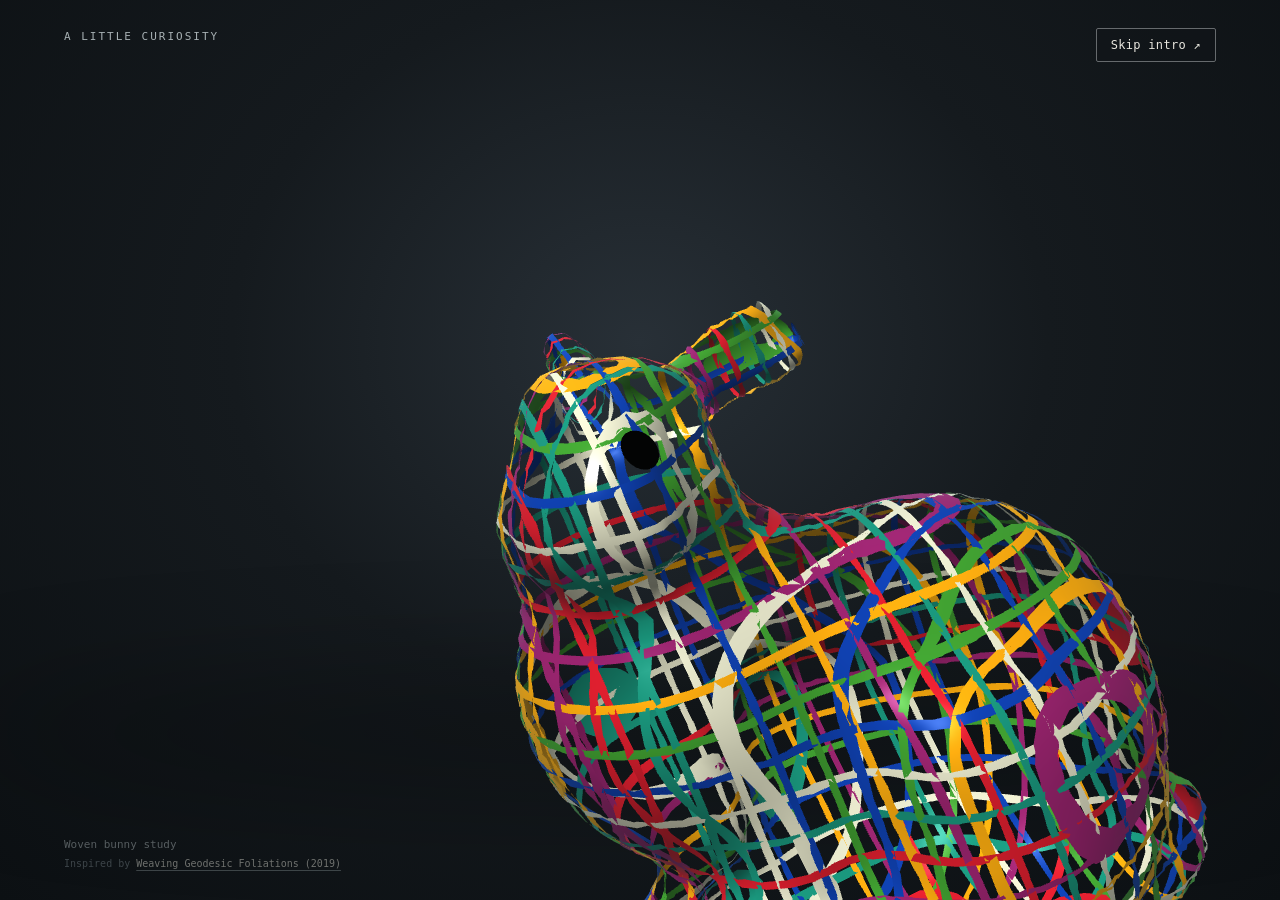
<file: index.html>
<!doctype html>
<html lang="en"><head><meta charset="UTF-8"><meta name="viewport" content="width=device-width, initial-scale=1"><meta name="description" content="Personal notes on language models, hardware, and building things."><meta name="theme-color" content="#faf9f6"><title>Sarvajit Jonnalagadda | Notes &amp; Projects</title><link rel="icon" href="assets/favicon.svg" type="image/svg+xml"><link rel="stylesheet" href="assets/style.css?v=3"><link rel="stylesheet" href="assets/bunny-intro.css?v=2">
<script id="bunny-bootstrap">
(()=>{const query=new URLSearchParams(location.search),forced=query.get('intro')==='1',reduced=matchMedia('(prefers-reduced-motion: reduce)').matches;
const active=query.get('intro')!=='0'&&(!location.hash||forced);
let timeout;window.__bunnyIntro={active,reduced,finish(){this.active=false;clearTimeout(timeout);document.documentElement.classList.remove('bunny-pending');const layer=document.getElementById('bunny-intro');if(layer)layer.hidden=true;}};
if(active){document.documentElement.classList.add('bunny-pending');timeout=setTimeout(()=>window.__bunnyIntro.finish(),7000)}
})();
</script>
<script defer src="assets/bunny-mesh.js" onerror="window.__bunnyIntro.finish()"></script>
<script defer src="assets/bunny-intro.js?v=2" onerror="window.__bunnyIntro.finish()"></script></head><body><section class="bunny-intro" id="bunny-intro" aria-label="Woven bunny entrance animation" hidden>
<img class="bunny-poster" src="assets/bunny-poster.jpg" alt="" aria-hidden="true" width="800" height="700"><canvas id="bunny-canvas" aria-hidden="true"></canvas>
<div class="bunny-label">A little curiosity</div>
<button class="bunny-skip" id="bunny-skip" type="button">Skip intro ↗</button>
<div class="bunny-credit">Woven bunny study<span>Inspired by <a href="https://doi.org/10.1145/3306346.3323043">Weaving Geodesic Foliations (2019)</a></span></div>
</section><script>document.getElementById("bunny-intro").hidden=!(window.__bunnyIntro&&window.__bunnyIntro.active);</script><a class="skip" href="#main">Skip to content</a><div class="wrap"><header class="topbar"><a class="brand" href="index.html"><span>sj.</span>Sarvajit Jonnalagadda</a><nav class="nav" aria-label="Main navigation"><a href="index.html#writing">Writing</a><a href="https://github.com/sarvajit-j">GitHub ↗</a></nav></header>
<main id="main"><section class="hero"><div class="eyebrow">Notes & projects</div><h1>Hi, I’m Sarvajit.</h1><p class="intro">Take a look at my research below.</p></section>
<section id="writing" aria-labelledby="writing-title"><div class="sectionbar"><h2 id="writing-title">Writing</h2><span>01 article</span></div><a class="entry" href="vocabulary.html"><span class="tag">INFERENCE</span><div><h3>Making 3.3x GPT-Neo inference speedup on our NPU through through vocabulary size reduction and quantization.</h3><p>Building a story-generating language model for Reef. A beginner-friendly look at tokenizers, BPE, and the tradeoff between memory and prediction quality.</p><span class="entry-meta">Longhorn Silicon · Experiment notes</span></div><span class="arrow" aria-hidden="true">↗</span></a></section>
<section class="about" id="about"><div class="eyebrow">Find me</div><div><a href="https://github.com/sarvajit-j">Find me on GitHub ↗</a></div></section></main>
<footer><span>© Sarvajit Jonnalagadda · <a href="?intro=1">Replay intro</a></span><span>Notes on things I’m building.</span></footer></div></body></html>
</file>
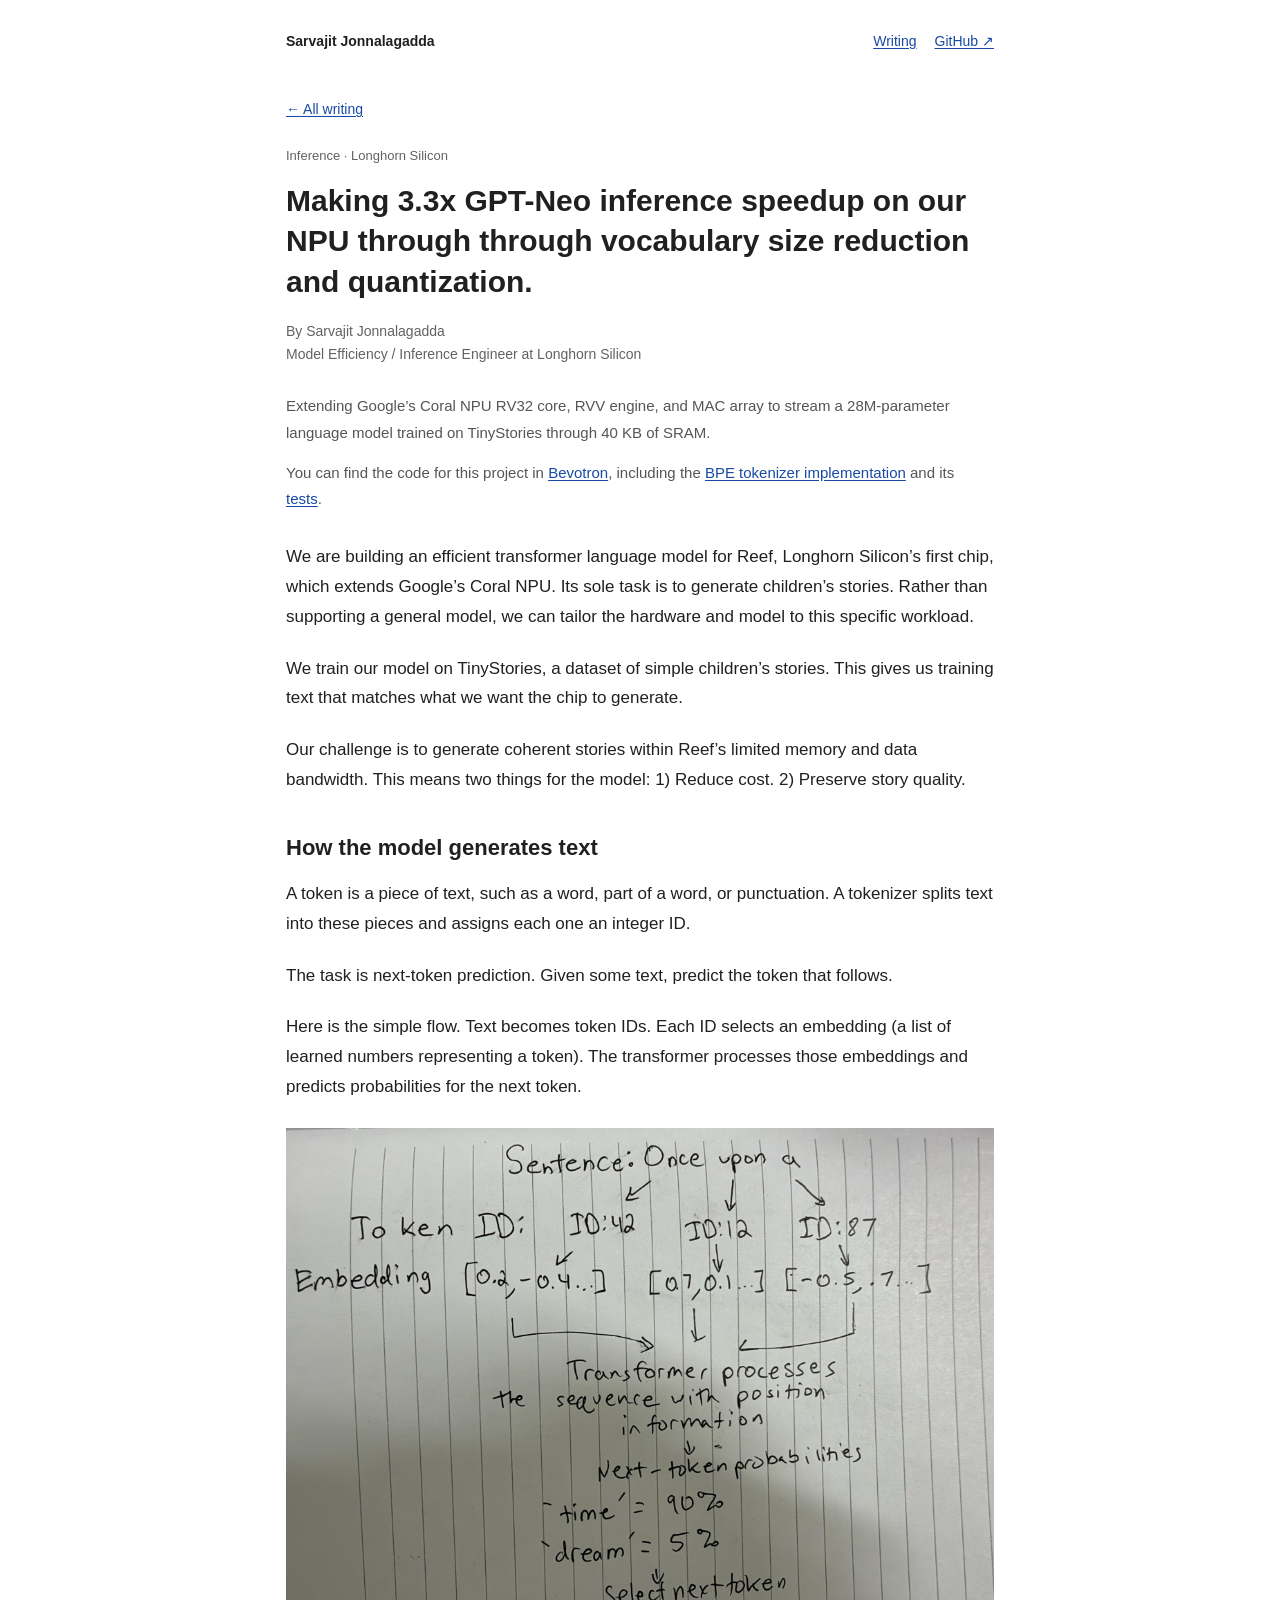
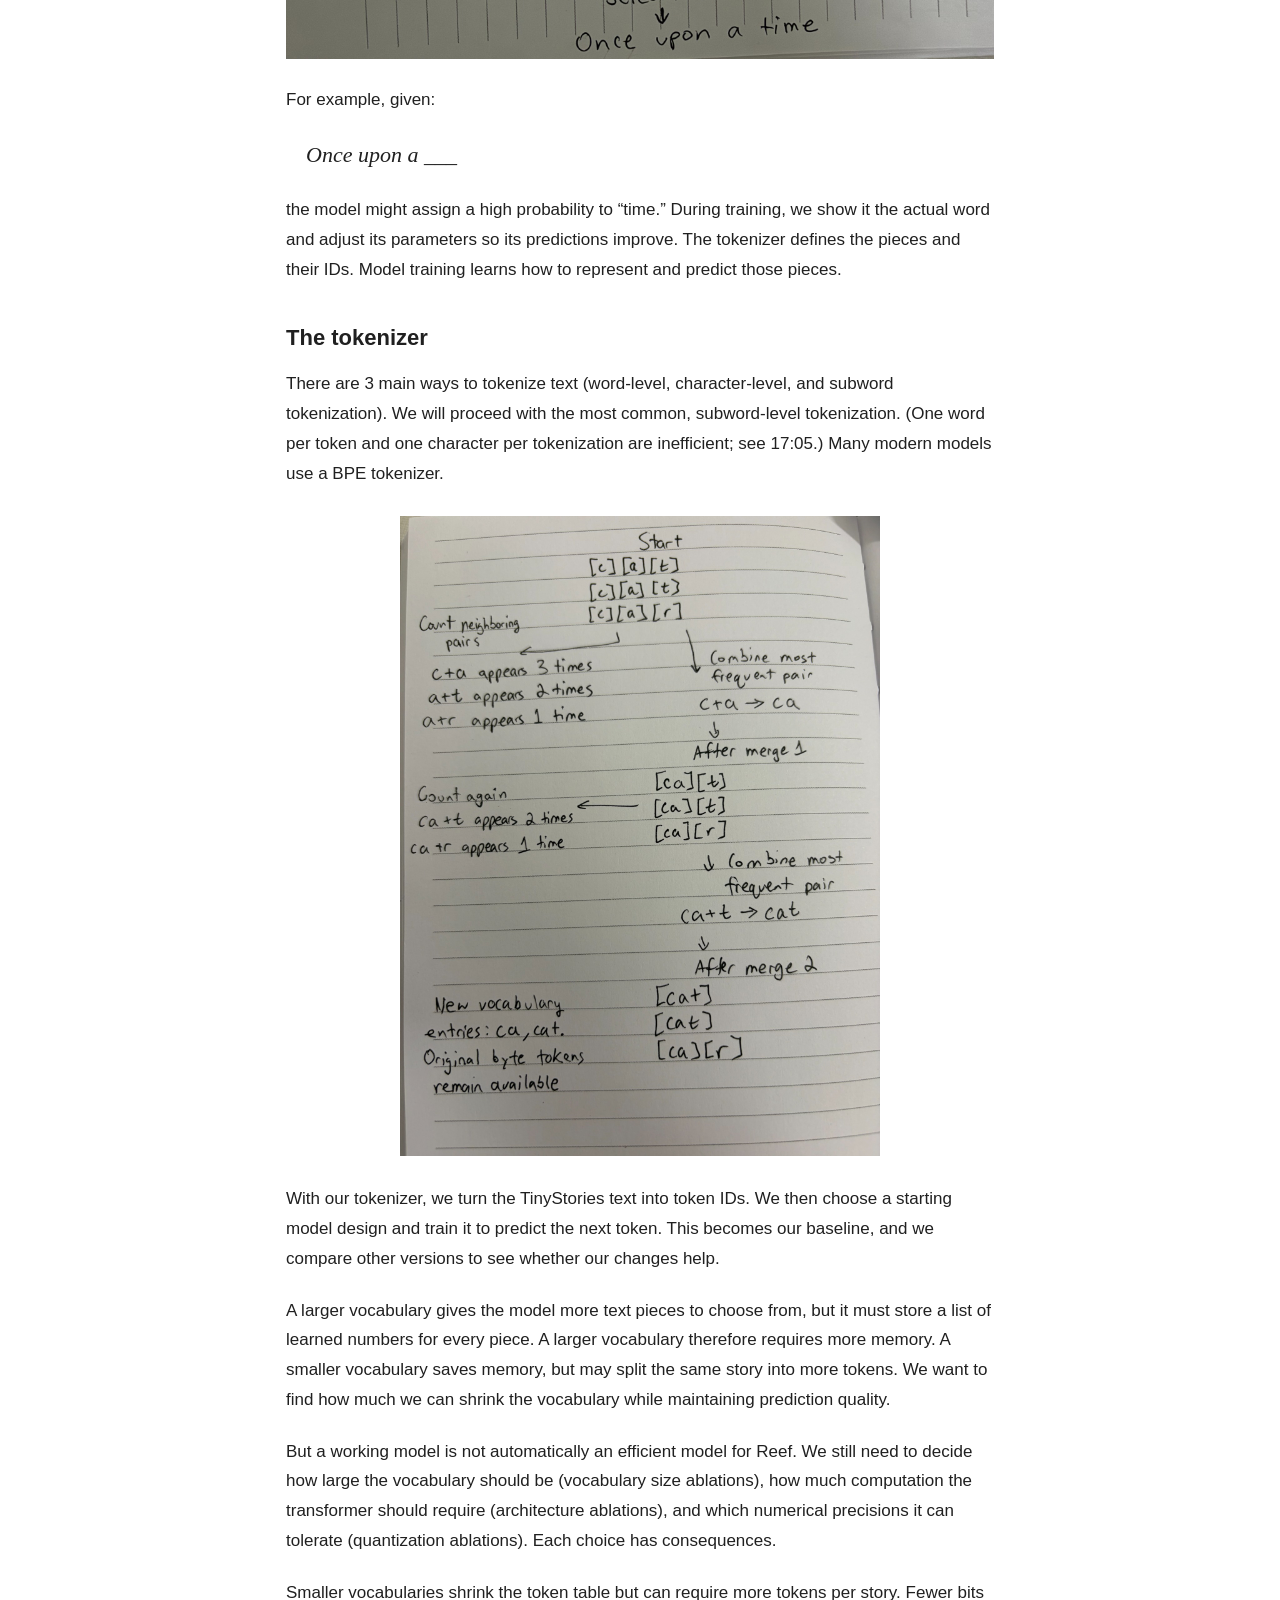
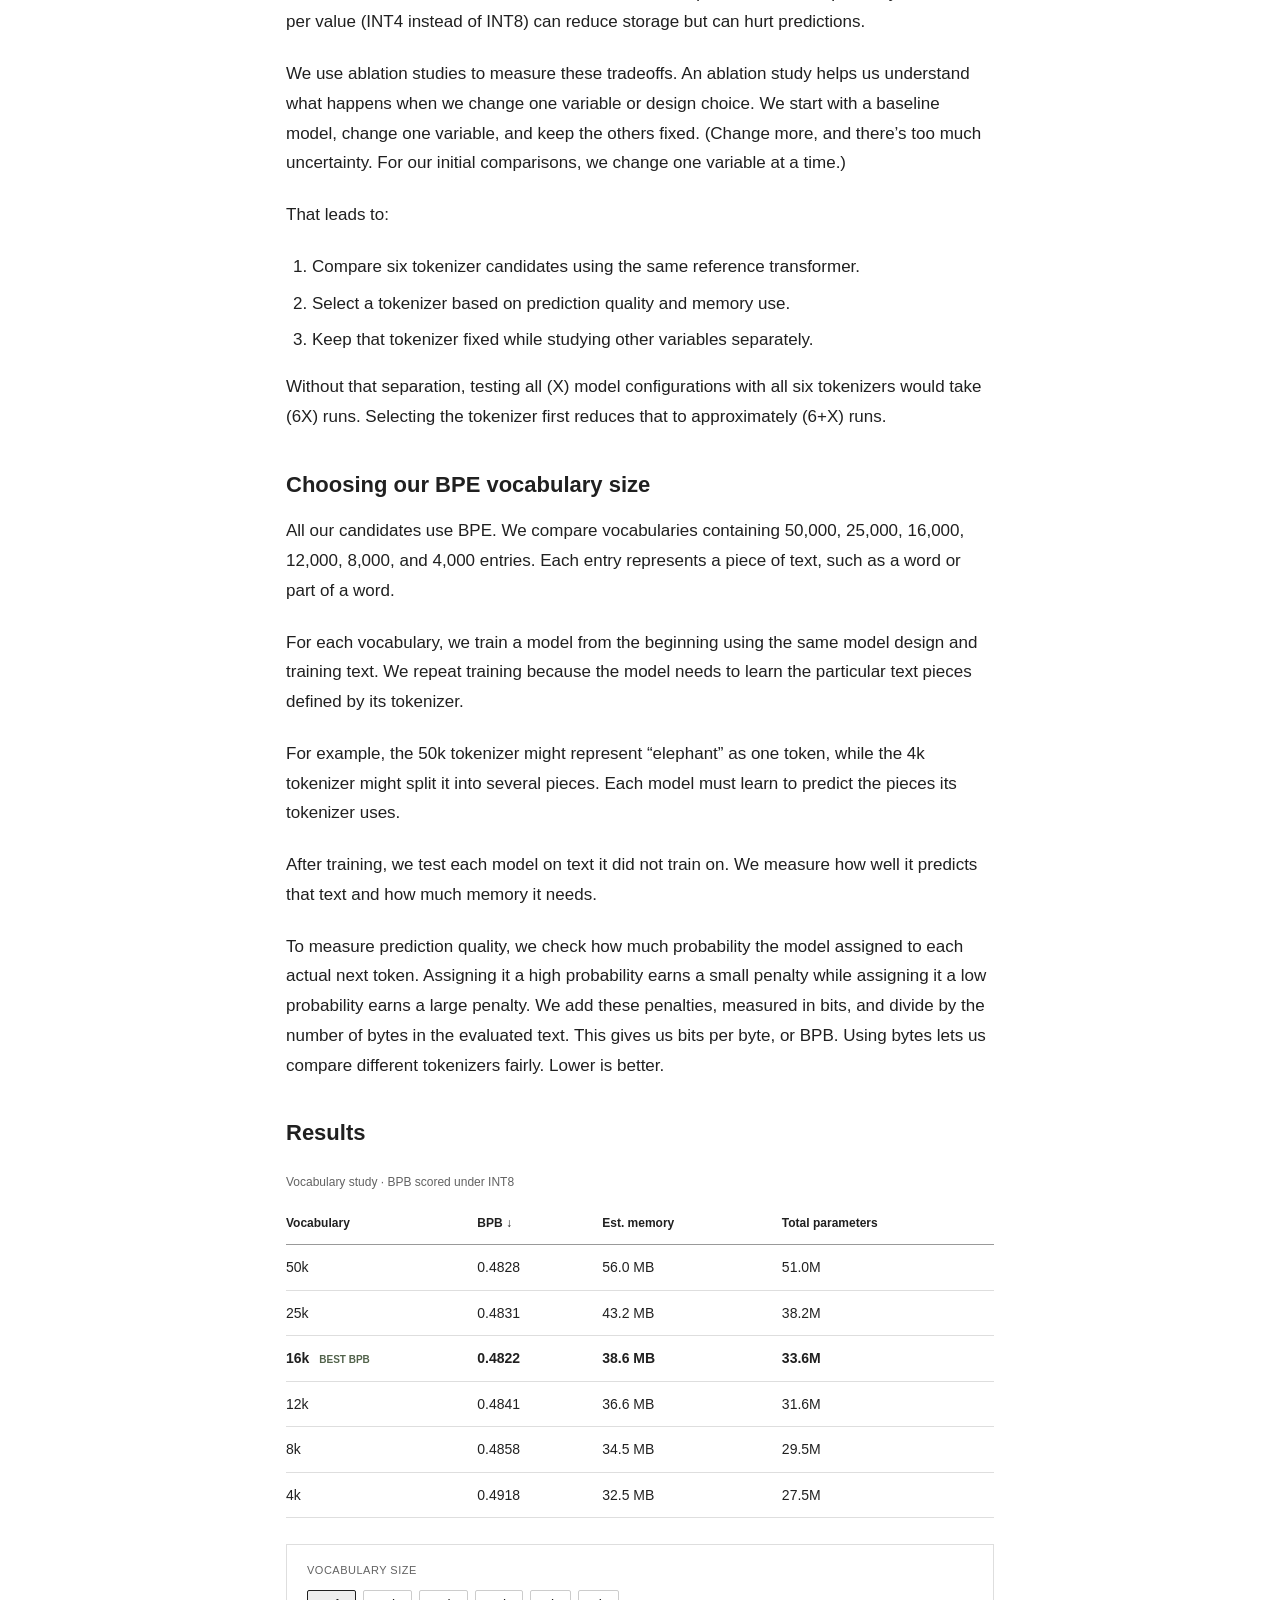
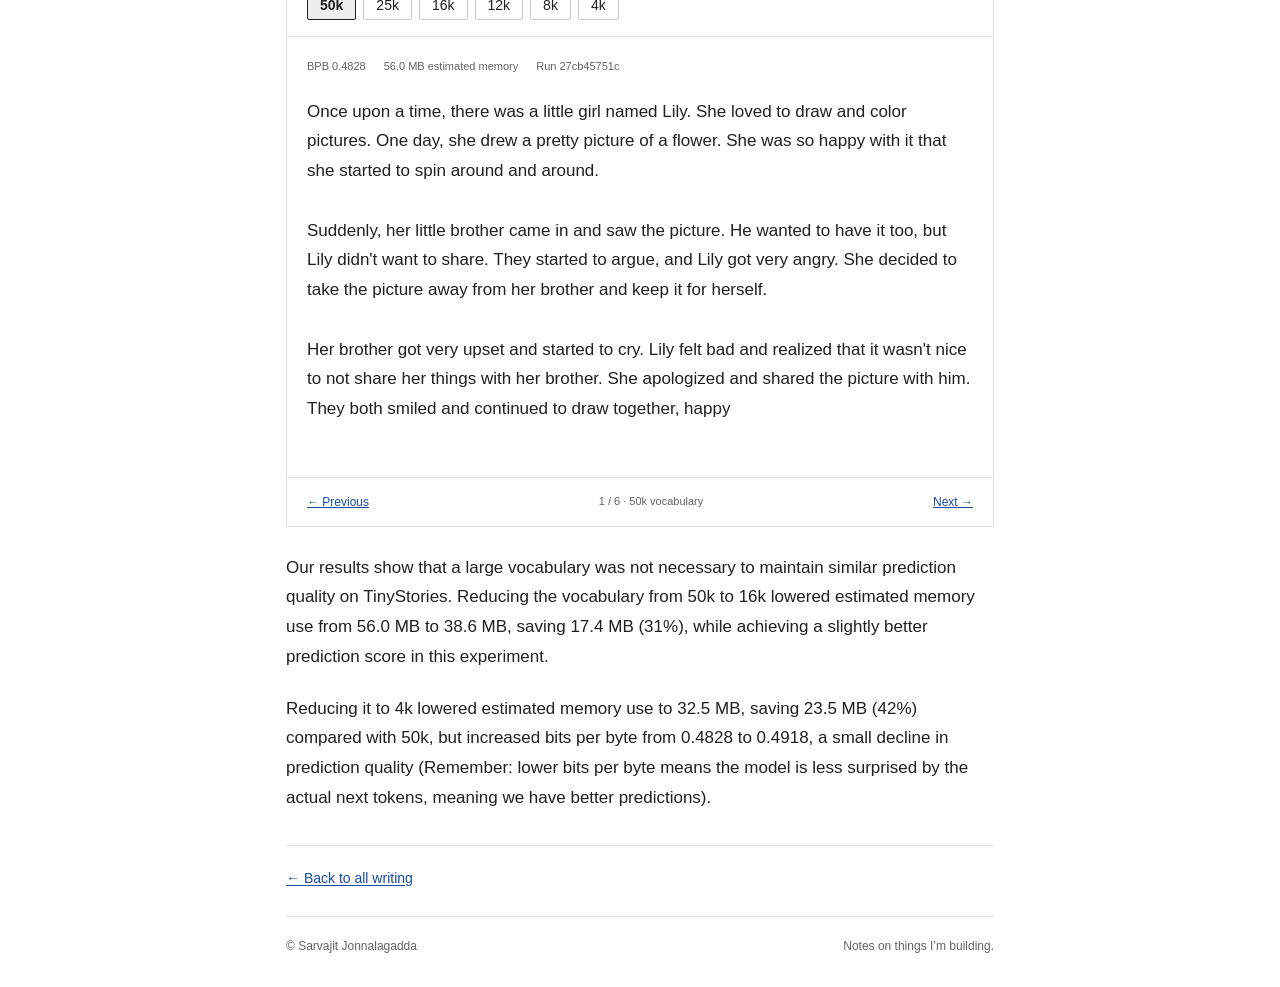
<file: vocabulary.html>
<!doctype html>
<html lang="en"><head><meta charset="UTF-8"><meta name="viewport" content="width=device-width, initial-scale=1"><meta name="description" content="A beginner-friendly vocabulary-size ablation study for a TinyStories transformer: BPE tokenizers, bits per byte, memory, and generated stories."><meta name="theme-color" content="#faf9f6"><title>Making 3.3x GPT-Neo inference speedup on our NPU through through vocabulary size reduction and quantization. | Sarvajit Jonnalagadda</title><link rel="icon" href="assets/favicon.svg" type="image/svg+xml"><link rel="stylesheet" href="assets/style.css?v=3"></head><body><a class="skip" href="#main">Skip to content</a><div class="wrap"><header class="topbar"><a class="brand" href="index.html"><span>sj.</span>Sarvajit Jonnalagadda</a><nav class="nav" aria-label="Main navigation"><a href="index.html#writing" aria-current="page">Writing</a><a href="https://github.com/sarvajit-j">GitHub ↗</a></nav></header>
<main id="main"><header class="article-head"><a class="back" href="index.html#writing">← All writing</a><div class="eyebrow" style="margin-top:30px">Inference · Longhorn Silicon</div><h1>Making 3.3x GPT-Neo inference speedup on our NPU through through vocabulary size reduction and quantization.</h1><div class="byline">By Sarvajit Jonnalagadda<br>Model Efficiency / Inference Engineer at Longhorn Silicon</div></header>
<div class="reading">
<article><div class="brief"><p>Extending Google’s Coral NPU RV32 core, RVV engine, and MAC array to stream a 28M-parameter language model trained on TinyStories through 40 KB of SRAM.</p><p>You can find the code for this project in <a href="https://github.com/LonghornSilicon/Bevotron">Bevotron</a>, including the <a href="https://github.com/LonghornSilicon/Bevotron/blob/main/src/bevotron/tokenizer/bpe.py">BPE tokenizer implementation</a> and its <a href="https://github.com/LonghornSilicon/Bevotron/blob/main/tests/test_tokenizer.py">tests</a>.</p></div><section id="motivation"><p data-author-original="true">We are building an efficient transformer language model for Reef, Longhorn Silicon’s first chip, which extends Google’s Coral NPU. Its sole task is to generate children’s stories. Rather than supporting a general model, we can tailor the hardware and model to this specific workload.</p><p data-author-original="true">We train our model on TinyStories, a dataset of simple children’s stories. This gives us training text that matches what we want the chip to generate.</p><p data-author-original="true">Our challenge is to generate coherent stories within Reef’s limited memory and data bandwidth. This means two things for the model: 1) Reduce cost. 2) Preserve story quality.</p></section><section id="generation"><h2>How the model generates text</h2><p data-author-original="true">A token is a piece of text, such as a word, part of a word, or punctuation. A tokenizer splits text into these pieces and assigns each one an integer ID.</p><p data-author-original="true">The task is next-token prediction. Given some text, predict the token that follows.</p><p data-author-original="true">Here is the simple flow. Text becomes token IDs. Each ID selects an embedding (a list of learned numbers representing a token). The transformer processes those embeddings and predicts probabilities for the next token.</p><figure><a href="assets/text-to-tokens-updated.jpeg" aria-label="Open full-size handwritten text-generation diagram"><img src="assets/text-to-tokens-updated.jpeg" width="2048" height="1536" alt="Handwritten flow: Once upon a becomes three token IDs, each selects an embedding vector, the transformer processes them with position information and predicts the next token." loading="lazy"></a></figure><p data-author-original="true">For example, given:</p><blockquote class="prompt">Once upon a ___</blockquote><p data-author-original="true">the model might assign a high probability to “time.” During training, we show it the actual word and adjust its parameters so its predictions improve. The tokenizer defines the pieces and their IDs. Model training learns how to represent and predict those pieces.</p></section><section id="tokenizer"><h2>The tokenizer</h2><p data-author-original="true">There are 3 main ways to tokenize text (word-level, character-level, and subword tokenization). We will proceed with the most common, subword-level tokenization. (One word per token and one character per tokenization are inefficient; see 17:05.) Many modern models use a BPE tokenizer.</p><figure class="portrait"><a href="assets/bpe-merges.jpeg" aria-label="Open full-size handwritten BPE merge diagram"><img src="assets/bpe-merges.jpeg" width="1536" height="2048" alt="Handwritten BPE example using cat cat car: c plus a occurs three times and merges into ca; ca plus t occurs twice and merges into cat. Original byte tokens remain available." loading="lazy"></a></figure><p data-author-original="true">With our tokenizer, we turn the TinyStories text into token IDs. We then choose a starting model design and train it to predict the next token. This becomes our baseline, and we compare other versions to see whether our changes help.</p><p data-author-original="true">A larger vocabulary gives the model more text pieces to choose from, but it must store a list of learned numbers for every piece. A larger vocabulary therefore requires more memory. A smaller vocabulary saves memory, but may split the same story into more tokens. We want to find how much we can shrink the vocabulary while maintaining prediction quality.</p></section><section id="experiments"><p data-author-original="true">But a working model is not automatically an efficient model for Reef. We still need to decide how large the vocabulary should be (vocabulary size ablations), how much computation the transformer should require (architecture ablations), and which numerical precisions it can tolerate (quantization ablations). Each choice has consequences.</p><p data-author-original="true">Smaller vocabularies shrink the token table but can require more tokens per story. Fewer bits per value (INT4 instead of INT8) can reduce storage but can hurt predictions.</p><p data-author-original="true">We use ablation studies to measure these tradeoffs. An ablation study helps us understand what happens when we change one variable or design choice. We start with a baseline model, change one variable, and keep the others fixed. (Change more, and there’s too much uncertainty. For our initial comparisons, we change one variable at a time.)</p><p data-author-original="true">That leads to:</p><ol><li data-author-original="true">Compare six tokenizer candidates using the same reference transformer.</li><li data-author-original="true">Select a tokenizer based on prediction quality and memory use.</li><li data-author-original="true">Keep that tokenizer fixed while studying other variables separately.</li></ol><p data-author-original="true">Without that separation, testing all (X) model configurations with all six tokenizers would take (6X) runs. Selecting the tokenizer first reduces that to approximately (6+X) runs.</p></section><section id="vocabulary"><h2>Choosing our BPE vocabulary size</h2><p data-author-original="true">All our candidates use BPE. We compare vocabularies containing 50,000, 25,000, 16,000, 12,000, 8,000, and 4,000 entries. Each entry represents a piece of text, such as a word or part of a word.</p><p data-author-original="true">For each vocabulary, we train a model from the beginning using the same model design and training text. We repeat training because the model needs to learn the particular text pieces defined by its tokenizer.</p><p data-author-original="true">For example, the 50k tokenizer might represent “elephant” as one token, while the 4k tokenizer might split it into several pieces. Each model must learn to predict the pieces its tokenizer uses.</p><p data-author-original="true">After training, we test each model on text it did not train on. We measure how well it predicts that text and how much memory it needs.</p><div id="evaluation"><p data-author-original="true">To measure prediction quality, we check how much probability the model assigned to each actual next token. Assigning it a high probability earns a small penalty while assigning it a low probability earns a large penalty. We add these penalties, measured in bits, and divide by the number of bytes in the evaluated text. This gives us bits per byte, or BPB. Using bytes lets us compare different tokenizers fairly. Lower is better.</p></div></section><section id="results"><h2>Results</h2><div class="table-wrap"><table><caption class="eyebrow" style="text-align:left;margin-bottom:10px">Vocabulary study · BPB scored under INT8</caption><thead><tr><th scope="col">Vocabulary</th><th scope="col">BPB ↓</th><th scope="col">Est. memory</th><th scope="col">Total parameters</th></tr></thead><tbody><tr><td>50k</td><td>0.4828</td><td>56.0 MB</td><td>51.0M</td></tr><tr><td>25k</td><td>0.4831</td><td>43.2 MB</td><td>38.2M</td></tr><tr class="best"><td>16k <span class="badge">BEST BPB</span></td><td>0.4822</td><td>38.6 MB</td><td>33.6M</td></tr><tr><td>12k</td><td>0.4841</td><td>36.6 MB</td><td>31.6M</td></tr><tr><td>8k</td><td>0.4858</td><td>34.5 MB</td><td>29.5M</td></tr><tr><td>4k</td><td>0.4918</td><td>32.5 MB</td><td>27.5M</td></tr></tbody></table></div><div id="stories"><div class="sample-viewer"><div class="sample-top"><p>VOCABULARY SIZE</p><div class="tabs" role="tablist" aria-label="Choose sample vocabulary"><button type="button" role="tab" id="tab-50k" aria-controls="story-panel" aria-selected="true" tabindex="0" data-index="0">50k</button><button type="button" role="tab" id="tab-25k" aria-controls="story-panel" aria-selected="false" tabindex="-1" data-index="1">25k</button><button type="button" role="tab" id="tab-16k" aria-controls="story-panel" aria-selected="false" tabindex="-1" data-index="2">16k</button><button type="button" role="tab" id="tab-12k" aria-controls="story-panel" aria-selected="false" tabindex="-1" data-index="3">12k</button><button type="button" role="tab" id="tab-8k" aria-controls="story-panel" aria-selected="false" tabindex="-1" data-index="4">8k</button><button type="button" role="tab" id="tab-4k" aria-controls="story-panel" aria-selected="false" tabindex="-1" data-index="5">4k</button></div></div><div class="sample-body" id="story-panel" role="tabpanel" aria-labelledby="tab-50k" tabindex="0"><div class="sample-metrics"><span id="sample-bpb">BPB 0.4828</span><span id="sample-memory">56.0 MB estimated memory</span><span id="sample-run">Run 27cb45751c</span></div><div class="sample-story" id="sample-story">Once upon a time, there was a little girl named Lily. She loved to draw and color pictures. One day, she drew a pretty picture of a flower. She was so happy with it that she started to spin around and around.

Suddenly, her little brother came in and saw the picture. He wanted to have it too, but Lily didn&#x27;t want to share. They started to argue, and Lily got very angry. She decided to take the picture away from her brother and keep it for herself.

Her brother got very upset and started to cry. Lily felt bad and realized that it wasn&#x27;t nice to not share her things with her brother. She apologized and shared the picture with him. They both smiled and continued to draw together, happy</div></div><div class="sample-bottom"><button type="button" id="previous" aria-label="Previous vocabulary sample">← Previous</button><span id="sample-count" aria-live="polite">1 / 6 · 50k vocabulary</span><button type="button" id="next" aria-label="Next vocabulary sample">Next →</button></div></div>
</div><p data-author-original="true">Our results show that a large vocabulary was not necessary to maintain similar prediction quality on TinyStories. Reducing the vocabulary from 50k to 16k lowered estimated memory use from 56.0 MB to 38.6 MB, saving 17.4 MB (31%), while achieving a slightly better prediction score in this experiment.</p><p data-author-original="true">Reducing it to 4k lowered estimated memory use to 32.5 MB, saving 23.5 MB (42%) compared with 50k, but increased bits per byte from 0.4828 to 0.4918, a small decline in prediction quality (Remember: lower bits per byte means the model is less surprised by the actual next tokens, meaning we have better predictions).</p></section><div class="article-end"><a href="index.html#writing">← Back to all writing</a></div></article></div></main><script src="assets/stories.js"></script><script src="assets/article.js"></script><footer><span>© Sarvajit Jonnalagadda</span><span>Notes on things I’m building.</span></footer></div></body></html>
</file>
<file: assets/style.css>
:root{--paper:#fff;--ink:#202020;--muted:#626262;--line:#dedede;--accent:#1749a5;--soft:#f6f6f6;--mono:ui-monospace,SFMono-Regular,Consolas,monospace;--sans:Arial,Helvetica,sans-serif;--serif:Georgia,serif}
*{box-sizing:border-box}html{scroll-padding-top:24px}body{margin:0;background:var(--paper);color:var(--ink);font:17px/1.65 var(--sans)}a{color:var(--accent);text-decoration:underline;text-underline-offset:2px}a:hover{color:#09255a}a:focus-visible,button:focus-visible{outline:2px solid var(--accent);outline-offset:4px}.wrap{width:100%;max-width:760px;margin:0 auto;padding:0 26px}h1,h2,h3,p{margin-top:0}h1{font-size:30px;line-height:1.3;margin-bottom:18px;letter-spacing:0}h2{font-size:22px;line-height:1.35;margin:36px 0 16px}h3{font-size:18px;line-height:1.45;margin:22px 0 12px}p{margin-bottom:20px}strong{font-weight:600}.skip{position:absolute;top:-80px;left:16px;background:#fff;padding:8px;z-index:20}.skip:focus{top:8px}.topbar{display:flex;align-items:baseline;justify-content:space-between;gap:20px;padding:30px 0 24px;font-size:14px}.brand{font-weight:600;color:var(--ink);text-decoration:none}.brand span{display:none}.nav{display:flex;gap:18px}.hero{padding:28px 0 10px}.hero .eyebrow{display:none}.intro{font-size:17px}.sectionbar{display:block}.sectionbar h2{margin:25px 0 15px}.sectionbar>span{display:none}.entry{display:block;margin:0 0 24px;padding:0 0 0 20px;position:relative;text-decoration:none}.entry::before{content:"•";position:absolute;left:0;top:0;color:var(--ink)}.entry .tag,.entry .arrow{display:none}.entry h3{font:normal 18px/1.55 var(--sans);text-decoration:underline;margin:0 0 7px}.entry p{font-size:15px;line-height:1.6;color:var(--muted);margin-bottom:7px}.entry-meta{font-size:13px;color:var(--muted)}.about{padding:12px 0 24px}.about .eyebrow{display:none}footer{border-top:1px solid var(--line);padding:20px 0 30px;margin-top:26px;font-size:12px;display:flex;flex-wrap:wrap;justify-content:space-between;gap:10px;color:var(--muted)}.article-head{padding:18px 0 27px}.back{font-size:14px}.article-head .eyebrow{font-size:13px;color:var(--muted);letter-spacing:0;text-transform:none;margin-top:22px!important}.article-head h1{margin:14px 0 18px;font-size:30px;line-height:1.35}.byline{font-size:14px;line-height:1.65;color:var(--muted)}.reading{display:block}.toc{display:none}article{font-size:17px;line-height:1.75;min-width:0}article p{margin-bottom:22px}article h2{margin:38px 0 17px}article ul,article ol{padding-left:26px}article li{margin-bottom:7px}.brief{font-size:15px;color:#555;margin-bottom:30px;padding:0;border:0}.brief p{margin-bottom:14px}.prompt{font:italic 22px/1.5 var(--serif);margin:24px 0 24px 20px}figure{margin:26px 0}figure img{display:block;width:100%;height:auto}.portrait{max-width:480px;margin:28px auto}.portrait img{max-height:680px;object-fit:contain}figcaption,.note{font-size:13px;color:var(--muted)}.eyebrow{font-size:12px;color:var(--muted)}.table-wrap{overflow-x:auto;margin:24px 0}table{border-collapse:collapse;width:100%;font-size:14px;white-space:nowrap}th,td{padding:10px 12px;border-bottom:1px solid var(--line);text-align:left;font-variant-numeric:tabular-nums}th{font-size:12px;font-weight:600;border-bottom-color:#999}td:first-child,th:first-child{padding-left:0}.best td{font-weight:600}.badge{font-size:10px;margin-left:6px;color:#52634b}.sample-viewer{border:1px solid var(--line);margin:26px 0}.sample-top{padding:16px 20px;border-bottom:1px solid var(--line)}.sample-top p{font-size:11px;letter-spacing:.5px;color:var(--muted);margin-bottom:10px}.tabs{display:flex;flex-wrap:wrap;gap:7px}.tabs button{font:14px var(--sans);padding:6px 12px;cursor:pointer;border:1px solid #ccc;background:white;color:var(--ink);border-radius:2px}.tabs button[aria-selected=true]{border-color:var(--ink);background:#eee;font-weight:600}.sample-body{padding:20px}.sample-metrics{display:flex;flex-wrap:wrap;gap:10px 18px;font-size:11px;color:var(--muted);margin-bottom:20px}.sample-story{white-space:pre-wrap;font:17px/1.75 var(--sans);min-height:360px;margin:0}.sample-bottom{display:flex;justify-content:space-between;align-items:center;gap:10px;padding:12px 15px;border-top:1px solid var(--line);font-size:11px;color:var(--muted)}.sample-bottom button{border:0;background:none;color:var(--accent);text-decoration:underline;padding:5px;cursor:pointer;font:12px var(--sans)}.article-end{border-top:1px solid var(--line);padding-top:20px;margin-top:32px;font-size:14px}.noscript{font-size:13px}
@media(max-width:520px){.wrap{padding:0 20px}.topbar{padding-top:22px;gap:15px;align-items:flex-start}.brand{max-width:170px}.nav{gap:12px;font-size:13px}h1,.article-head h1{font-size:26px}.hero{padding-top:22px}body,article{font-size:16px}.sample-story{font-size:16px}.sample-body{padding:16px}.sample-top{padding:15px}.sample-metrics{gap:8px 12px}th,td{padding:9px}.sample-bottom{padding:10px}.entry{padding-left:16px}}
@media(prefers-reduced-motion:reduce){html{scroll-behavior:auto}}
</file>
<file: assets/bunny-intro.css>
/* The entrance is an overlay. Existing homepage styles and content are untouched. */
html.bunny-pending{overflow:hidden}html.bunny-pending .wrap{visibility:hidden}
.bunny-intro[hidden]{display:none!important}.bunny-intro{--bunny-rush:0;position:fixed;inset:0;z-index:1000;background:radial-gradient(ellipse at 50% 38%,#283037 0%,#151a1e 45%,#0c1013 100%);overflow:hidden;isolation:isolate;opacity:1;transition:opacity .42s ease;color:#eeeae3}
.bunny-intro canvas{position:absolute;inset:0;width:100%;height:100%;display:block;opacity:0;transition:opacity .15s ease;filter:blur(calc(var(--bunny-rush)*.6px))}.bunny-ready canvas{opacity:1}
.bunny-intro::before{content:"";position:absolute;z-index:-1;left:29%;right:29%;top:79%;height:5%;border-radius:50%;background:#000;filter:blur(23px);opacity:calc(.48 - var(--bunny-rush)*.4);transform:scale(calc(1 + var(--bunny-rush)*3))}
.bunny-skip{position:absolute;z-index:3;right:clamp(20px,5vw,64px);top:28px;border:1px solid #666a6d;border-radius:2px;background:#10151880;color:#e9e7df;padding:9px 14px;cursor:pointer;font:12px ui-monospace,Consolas,monospace;letter-spacing:.3px}.bunny-skip:hover{background:#343b40}.bunny-skip:focus-visible,.bunny-credit a:focus-visible{outline:2px solid #ebbf65;outline-offset:5px}
.bunny-label{position:absolute;top:30px;left:clamp(20px,5vw,64px);font:11px ui-monospace,Consolas,monospace;letter-spacing:2px;text-transform:uppercase;color:#a7b0b3}
.bunny-credit{position:absolute;bottom:27px;left:clamp(20px,5vw,64px);right:24px;font:11px/1.8 ui-monospace,Consolas,monospace;color:#a7b0b3;opacity:calc(1 - var(--bunny-rush));transition:opacity .2s}.bunny-credit a{color:#d9d9cf;text-decoration-color:#737c7e;text-underline-offset:3px}.bunny-credit span{display:block;color:#737e84;font-size:10px}
.bunny-intro.bunny-revealing{opacity:0;pointer-events:none}.bunny-intro.bunny-revealing .bunny-credit,.bunny-intro.bunny-revealing .bunny-skip,.bunny-intro.bunny-revealing .bunny-label{visibility:hidden}
@media(prefers-reduced-motion:reduce){.bunny-intro,.bunny-intro *{transition:none!important;animation:none!important}.bunny-intro canvas{display:none}.bunny-ready .bunny-poster{opacity:1}}

.bunny-poster{position:absolute;top:50%;left:50%;width:min(86vw,800px);height:auto;max-height:86vh;object-fit:contain;transform:translate(-50%,-50%);opacity:1;transition:opacity .18s ease}.bunny-ready .bunny-poster{opacity:0}.bunny-fallback canvas{display:none}
</file>
